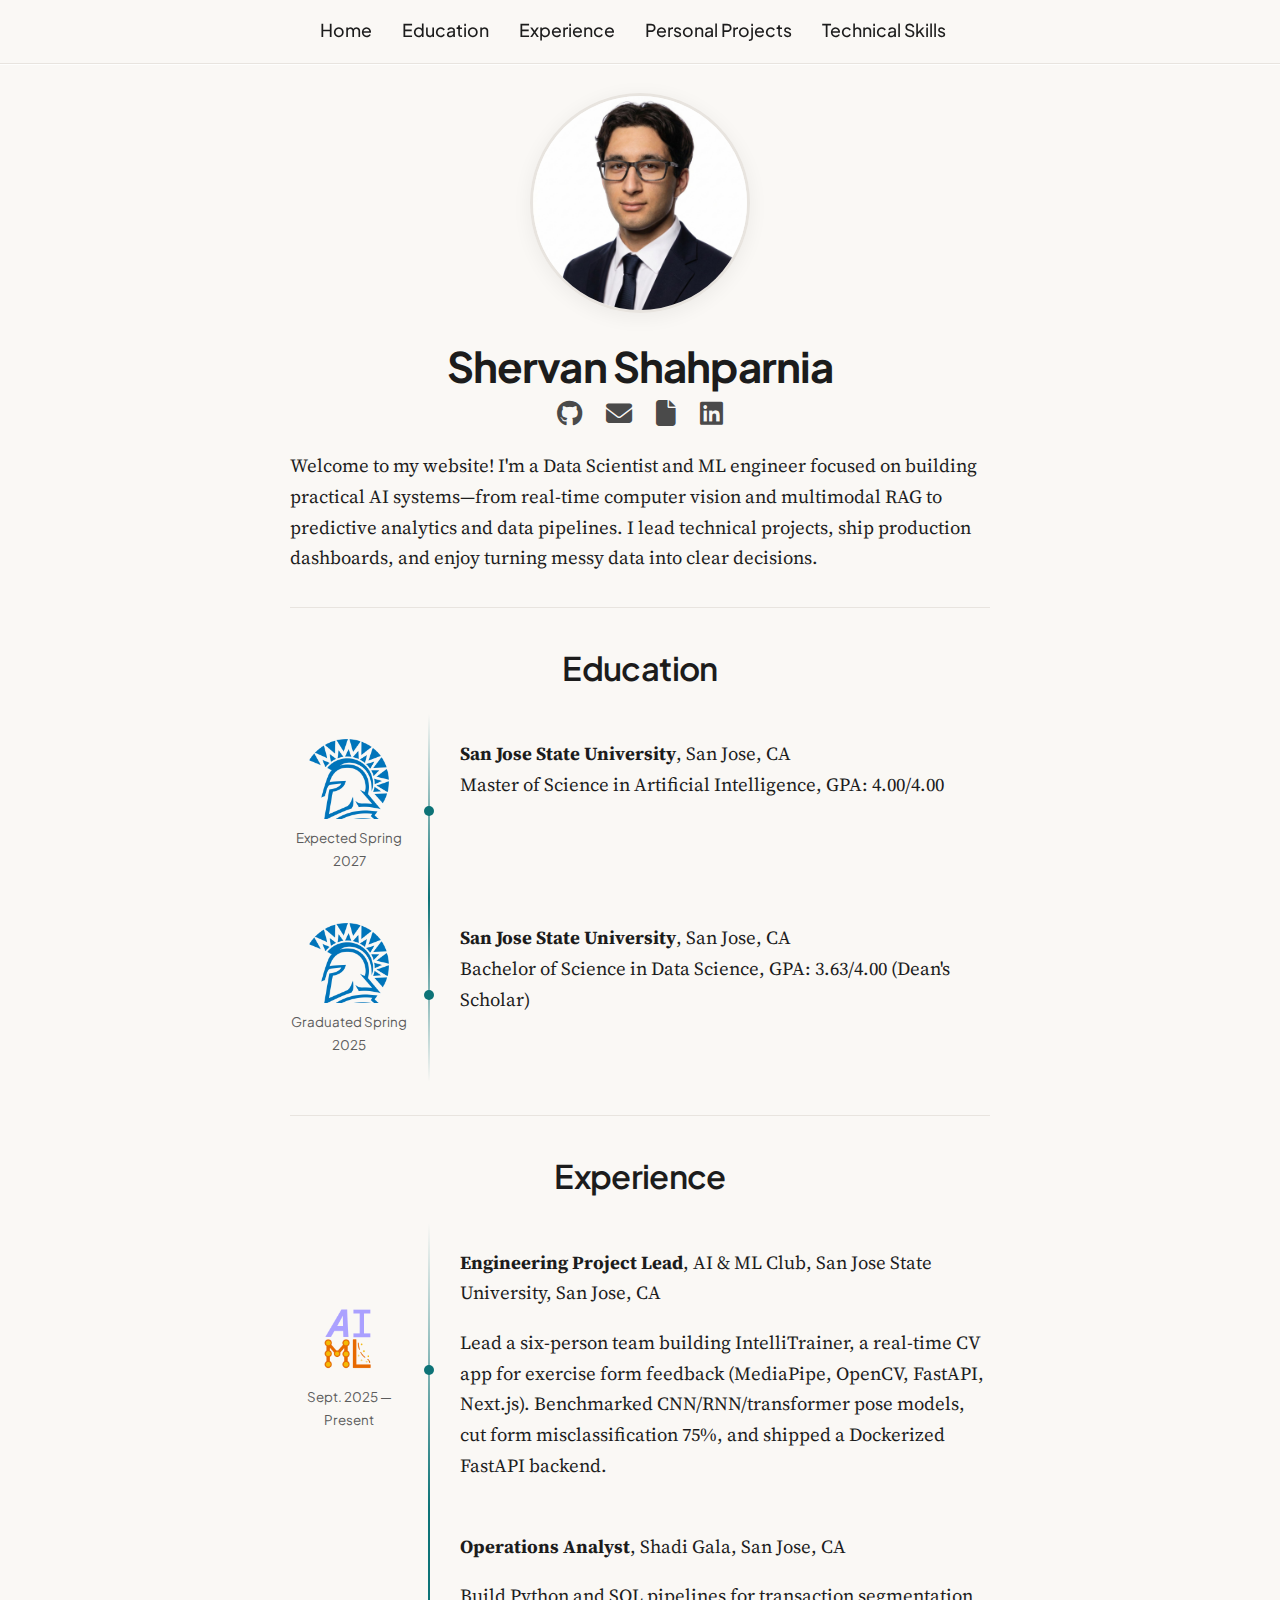
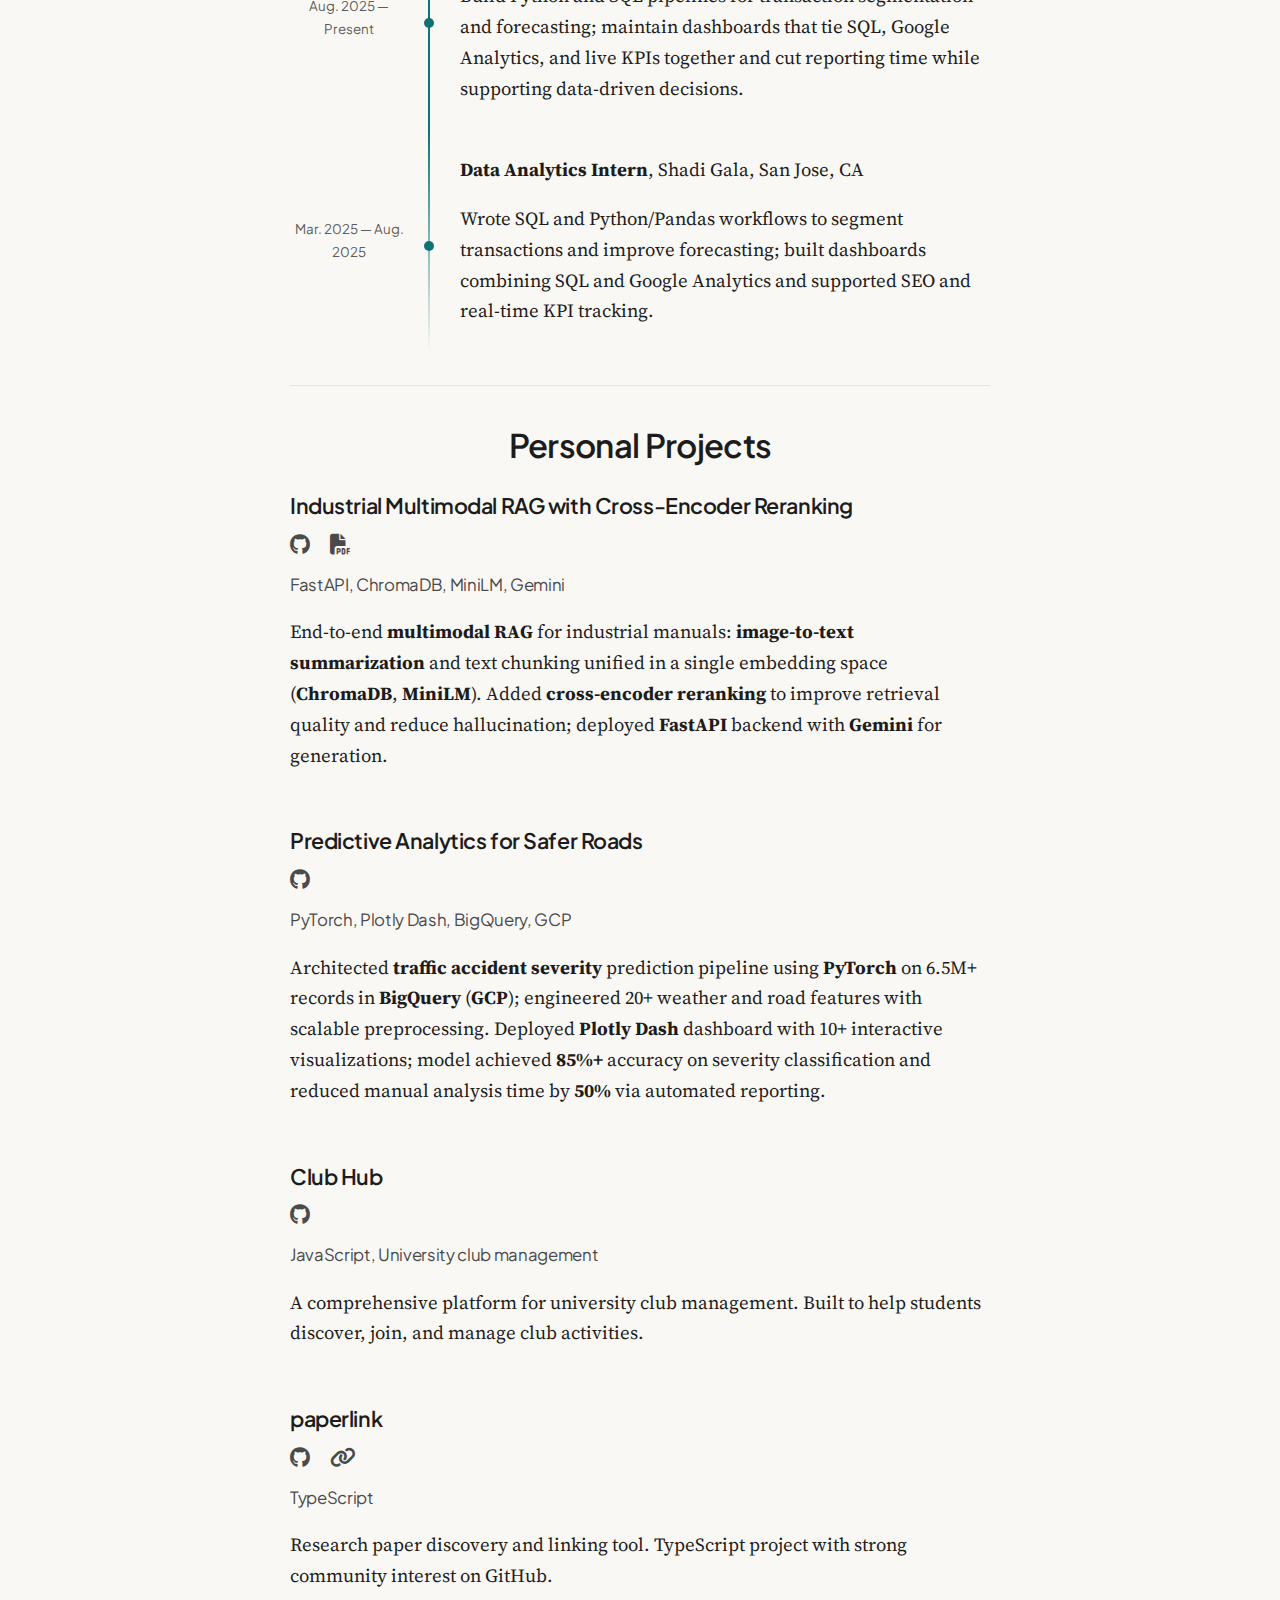
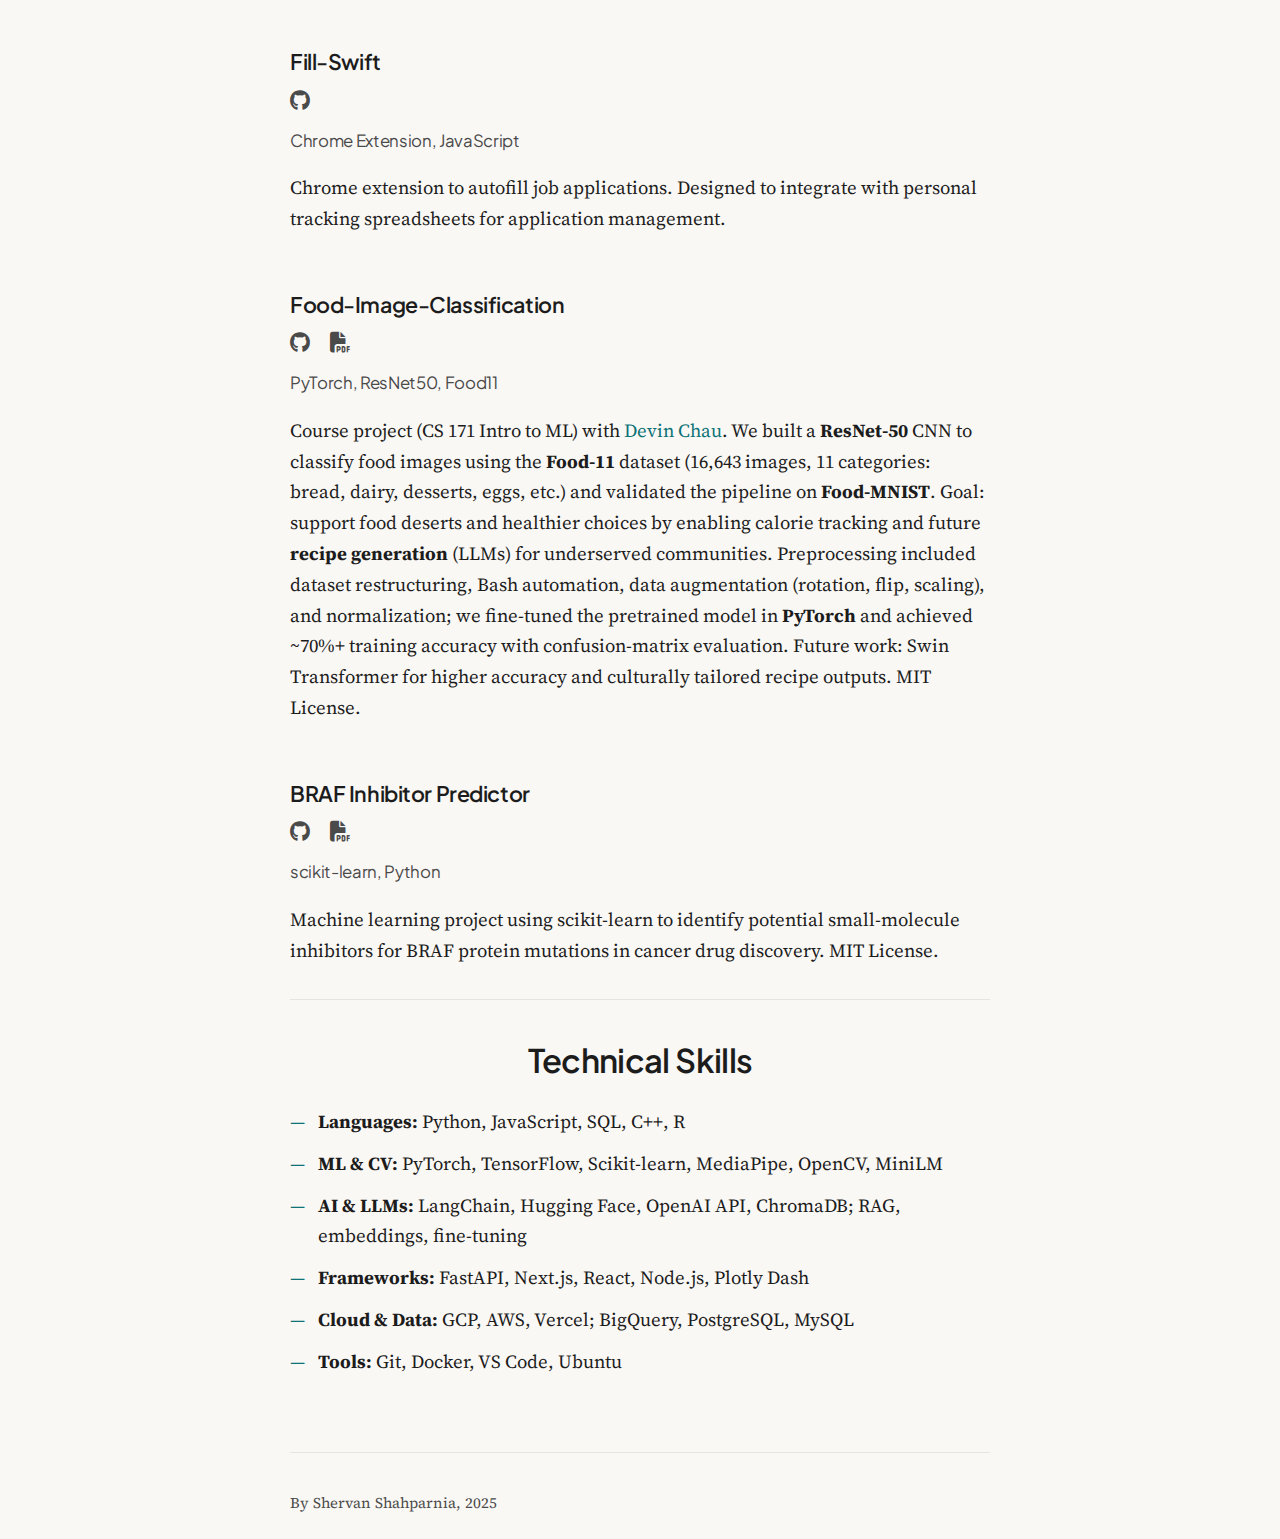
<file: index.html>
<!DOCTYPE html>
<html lang="en">

<head>
    <meta charset="UTF-8" />
    <meta name="viewport" content="width=device-width, initial-scale=1">
    <title>Shervan Shahparnia</title>
    <link rel="preconnect" href="https://fonts.googleapis.com">
    <link rel="preconnect" href="https://fonts.gstatic.com" crossorigin>
    <link href="https://fonts.googleapis.com/css2?family=Plus+Jakarta+Sans:wght@400;500;600;700&family=Source+Serif+4:ital,opsz,wght@0,8..60,400;0,8..60,600;0,8..60,700;1,8..60,400&display=swap" rel="stylesheet">
    <link href="https://cdnjs.cloudflare.com/ajax/libs/font-awesome/6.6.0/css/all.min.css" rel="stylesheet">
    <link rel="stylesheet" href="styles.css" />
</head>

<body>
    <div class="nav-div">
        <div class="nav-background">
            <nav class="nav-bar">
                <ul>
                    <li><a href="#sec-about">Home</a></li>
                    <li><a href="#sec-education">Education</a></li>
                    <li><a href="#sec-experience">Experience</a></li>
                    <li><a href="#sec-projects">Personal Projects</a></li>
                    <li><a href="#sec-skills">Technical Skills</a></li>
                </ul>
            </nav>
        </div>
    </div>
    <div class="page">
        <section id="sec-about">
            <figure class="headshot-figure">
                <img src="images/headshot.png" alt="Shervan Shahparnia" class="headshot" />
            </figure>
            <h1 class="my-name">Shervan Shahparnia</h1>
            <ul class="icons">
                <li><a href="https://github.com/SShahparnia" class="fa-brands fa-github" aria-label="GitHub"></a></li>
                <li><a href="mailto:shervan.shahparnia@gmail.com" class="fa fa-envelope" aria-label="Email"></a></li>
                <li><a href="files/Shervan_Shahparnia_Resume.pdf" class="fa fa-file" aria-label="Resume"></a></li>
                <li><a href="https://www.linkedin.com/in/shervan-shahparnia/" class="fa-brands fa-linkedin" aria-label="LinkedIn"></a></li>
            </ul>
            <p>
                Welcome to my website!
                I'm a Data Scientist and ML engineer focused on building practical AI systems—from real-time computer vision and multimodal RAG to predictive analytics and data pipelines.
                I lead technical projects, ship production dashboards, and enjoy turning messy data into clear decisions.
            </p>
        </section>

        <section id="sec-education">
            <h2>Education</h2>
            <div class="row-experience">
                <div class="timespan">
                    <div>
                        <img src="images/sjsu-logo.png" alt="SJSU Spartan Logo" class="logo-img experience-logo" />
                        <span class="timespan-text">Expected Spring 2027</span>
                    </div>
                </div>
                <div class="experience-desc">
                    <strong>San Jose State University</strong>, San Jose, CA<br>
                    Master of Science in Artificial Intelligence, GPA: 4.00/4.00
                </div>
            </div>
            <div class="row-experience">
                <div class="timespan">
                    <div>
                        <img src="images/sjsu-logo.png" alt="SJSU Spartan Logo" class="logo-img experience-logo" />
                        <span class="timespan-text">Graduated Spring 2025</span>
                    </div>
                </div>
                <div class="experience-desc">
                    <strong>San Jose State University</strong>, San Jose, CA<br>
                    Bachelor of Science in Data Science, GPA: 3.63/4.00 (Dean's Scholar)
                </div>
            </div>
        </section>

        <section id="sec-experience">
            <h2>Experience</h2>
            <div class="row-experience">
                <div class="timespan">
                    <div>
                        <img src="images/ai-ml-logo.png" alt="AI/ML Club Logo" class="logo-img experience-logo" />
                        <time datetime="2025-09">Sept. 2025 — Present</time>
                    </div>
                </div>
                <div class="experience-desc">
                    <strong>Engineering Project Lead</strong>, AI &amp; ML Club, San Jose State University, San Jose, CA
                    <p>Lead a six-person team building IntelliTrainer, a real-time CV app for exercise form feedback (MediaPipe, OpenCV, FastAPI, Next.js). Benchmarked CNN/RNN/transformer pose models, cut form misclassification 75%, and shipped a Dockerized FastAPI backend.</p>
                </div>
            </div>
            <div class="row-experience">
                <div class="timespan">
                    <div>
                        <time datetime="2025-08">Aug. 2025 — Present</time>
                    </div>
                </div>
                <div class="experience-desc">
                    <strong>Operations Analyst</strong>, Shadi Gala, San Jose, CA
                    <p>Build Python and SQL pipelines for transaction segmentation and forecasting; maintain dashboards that tie SQL, Google Analytics, and live KPIs together and cut reporting time while supporting data-driven decisions.</p>
                </div>
            </div>
            <div class="row-experience">
                <div class="timespan">
                    <div>
                        <time datetime="2025-03">Mar. 2025 — Aug. 2025</time>
                    </div>
                </div>
                <div class="experience-desc">
                    <strong>Data Analytics Intern</strong>, Shadi Gala, San Jose, CA
                    <p>Wrote SQL and Python/Pandas workflows to segment transactions and improve forecasting; built dashboards combining SQL and Google Analytics and supported SEO and real-time KPI tracking.</p>
                </div>
            </div>
        </section>

        <section id="sec-projects">
            <h2>Personal Projects</h2>
            <div class="row-publication">
                <div class="publication-header">
                    <div class="pub-meta" style="margin-left: 0;">
                        <div>
                            <h3 class="paper-title">Industrial Multimodal RAG with Cross-Encoder Reranking</h3>
                            <ul>
                                <li><a href="https://github.com/SShahparnia/multimodal_rag" class="fa-brands fa-github" aria-label="GitHub repo"></a></li>
                                <li><a href="files/MMRAG.pdf" class="fa-solid fa-file-pdf" aria-label="Report PDF"></a></li>
                            </ul>
                            <h4 class="paper-journal">FastAPI, ChromaDB, MiniLM, Gemini</h4>
                        </div>
                    </div>
                </div>
                <div class="publication-summary">
                    End-to-end <strong>multimodal RAG</strong> for industrial manuals: <strong>image-to-text summarization</strong> and text chunking unified in a single embedding space (<strong>ChromaDB</strong>, <strong>MiniLM</strong>).
                    Added <strong>cross-encoder reranking</strong> to improve retrieval quality and reduce hallucination; deployed <strong>FastAPI</strong> backend with <strong>Gemini</strong> for generation.
                </div>
            </div>
            <div class="row-publication">
                <div class="publication-header">
                    <div class="pub-meta" style="margin-left: 0;">
                        <div>
                            <h3 class="paper-title">Predictive Analytics for Safer Roads</h3>
                            <ul>
                                <li><a href="https://github.com/SShahparnia/traffic-analysis" class="fa-brands fa-github" aria-label="GitHub repo"></a></li>
                            </ul>
                            <h4 class="paper-journal">PyTorch, Plotly Dash, BigQuery, GCP</h4>
                        </div>
                    </div>
                </div>
                <div class="publication-summary">
                    Architected <strong>traffic accident severity</strong> prediction pipeline using <strong>PyTorch</strong> on 6.5M+ records in <strong>BigQuery</strong> (<strong>GCP</strong>); engineered 20+ weather and road features with scalable preprocessing.
                    Deployed <strong>Plotly Dash</strong> dashboard with 10+ interactive visualizations; model achieved <strong>85%+</strong> accuracy on severity classification and reduced manual analysis time by <strong>50%</strong> via automated reporting.
                </div>
            </div>
            <div class="row-publication">
                <div class="publication-header">
                    <div class="pub-meta" style="margin-left: 0;">
                        <div>
                            <h3 class="paper-title">Club Hub</h3>
                            <ul>
                                <li><a href="https://github.com/SShahparnia/Club-Hub" class="fa-brands fa-github" aria-label="GitHub repo"></a></li>
                            </ul>
                            <h4 class="paper-journal">JavaScript, University club management</h4>
                        </div>
                    </div>
                </div>
                <div class="publication-summary">
                    A comprehensive platform for university club management. Built to help students discover, join, and manage club activities.
                </div>
            </div>
            <div class="row-publication">
                <div class="publication-header">
                    <div class="pub-meta" style="margin-left: 0;">
                        <div>
                            <h3 class="paper-title">paperlink</h3>
                            <ul>
                                <li><a href="https://github.com/SShahparnia/paperlink" class="fa-brands fa-github" aria-label="GitHub repo"></a></li>
                                <li><a href="https://devpost.com/software/paperlink" class="fa-solid fa-link" aria-label="Devpost"></a></li>
                            </ul>
                            <h4 class="paper-journal">TypeScript</h4>
                        </div>
                    </div>
                </div>
                <div class="publication-summary">
                    Research paper discovery and linking tool. TypeScript project with strong community interest on GitHub.
                </div>
            </div>
            <div class="row-publication">
                <div class="publication-header">
                    <div class="pub-meta" style="margin-left: 0;">
                        <div>
                            <h3 class="paper-title">Fill-Swift</h3>
                            <ul>
                                <li><a href="https://github.com/SShahparnia/Fill-Swift" class="fa-brands fa-github" aria-label="GitHub repo"></a></li>
                            </ul>
                            <h4 class="paper-journal">Chrome Extension, JavaScript</h4>
                        </div>
                    </div>
                </div>
                <div class="publication-summary">
                    Chrome extension to autofill job applications. Designed to integrate with personal tracking spreadsheets for application management.
                </div>
            </div>
            <div class="row-publication">
                <div class="publication-header">
                    <div class="pub-meta" style="margin-left: 0;">
                        <div>
                            <h3 class="paper-title">Food-Image-Classification</h3>
                            <ul>
                                <li><a href="https://github.com/SShahparnia/Food-Image-Classification" class="fa-brands fa-github" aria-label="GitHub repo"></a></li>
                                <li><a href="files/food-image.pdf" class="fa-solid fa-file-pdf" aria-label="Report PDF"></a></li>
                            </ul>
                            <h4 class="paper-journal">PyTorch, ResNet50, Food11</h4>
                        </div>
                    </div>
                </div>
                <div class="publication-summary">
                    Course project (CS 171 Intro to ML) with <a href="https://www.linkedin.com/in/devin-chau-66b5b2208/" target="_blank" rel="noopener noreferrer">Devin Chau</a>. We built a <strong>ResNet-50</strong> CNN to classify food images using the <strong>Food-11</strong> dataset (16,643 images, 11 categories: bread, dairy, desserts, eggs, etc.) and validated the pipeline on <strong>Food-MNIST</strong>. Goal: support food deserts and healthier choices by enabling calorie tracking and future <strong>recipe generation</strong> (LLMs) for underserved communities. Preprocessing included dataset restructuring, Bash automation, data augmentation (rotation, flip, scaling), and normalization; we fine-tuned the pretrained model in <strong>PyTorch</strong> and achieved ~70%+ training accuracy with confusion-matrix evaluation. Future work: Swin Transformer for higher accuracy and culturally tailored recipe outputs. MIT License.
                </div>
            </div>
            <div class="row-publication">
                <div class="publication-header">
                    <div class="pub-meta" style="margin-left: 0;">
                        <div>
                            <h3 class="paper-title">BRAF Inhibitor Predictor</h3>
                            <ul>
                                <li><a href="https://github.com/SShahparnia/BRAF-Inhibitor-Predictor" class="fa-brands fa-github" aria-label="GitHub repo"></a></li>
                                <li><a href="files/BRAF_FINAL_REPORT.pdf" class="fa-solid fa-file-pdf" aria-label="Report PDF"></a></li>
                            </ul>
                            <h4 class="paper-journal">scikit-learn, Python</h4>
                        </div>
                    </div>
                </div>
                <div class="publication-summary">
                    Machine learning project using scikit-learn to identify potential small-molecule inhibitors for BRAF protein mutations in cancer drug discovery. MIT License.
                </div>
            </div>
        </section>

        <section id="sec-skills">
            <h2>Technical Skills</h2>
            <ul class="skills-list">
                <li><strong>Languages:</strong> Python, JavaScript, SQL, C++, R</li>
                <li><strong>ML &amp; CV:</strong> PyTorch, TensorFlow, Scikit-learn, MediaPipe, OpenCV, MiniLM</li>
                <li><strong>AI &amp; LLMs:</strong> LangChain, Hugging Face, OpenAI API, ChromaDB; RAG, embeddings, fine-tuning</li>
                <li><strong>Frameworks:</strong> FastAPI, Next.js, React, Node.js, Plotly Dash</li>
                <li><strong>Cloud &amp; Data:</strong> GCP, AWS, Vercel; BigQuery, PostgreSQL, MySQL</li>
                <li><strong>Tools:</strong> Git, Docker, VS Code, Ubuntu</li>
            </ul>
        </section>

        <footer class="website-footer">
            <p class="author">By Shervan Shahparnia, 2025</p>
        </footer>
    </div>
</body>

</html>
</file>
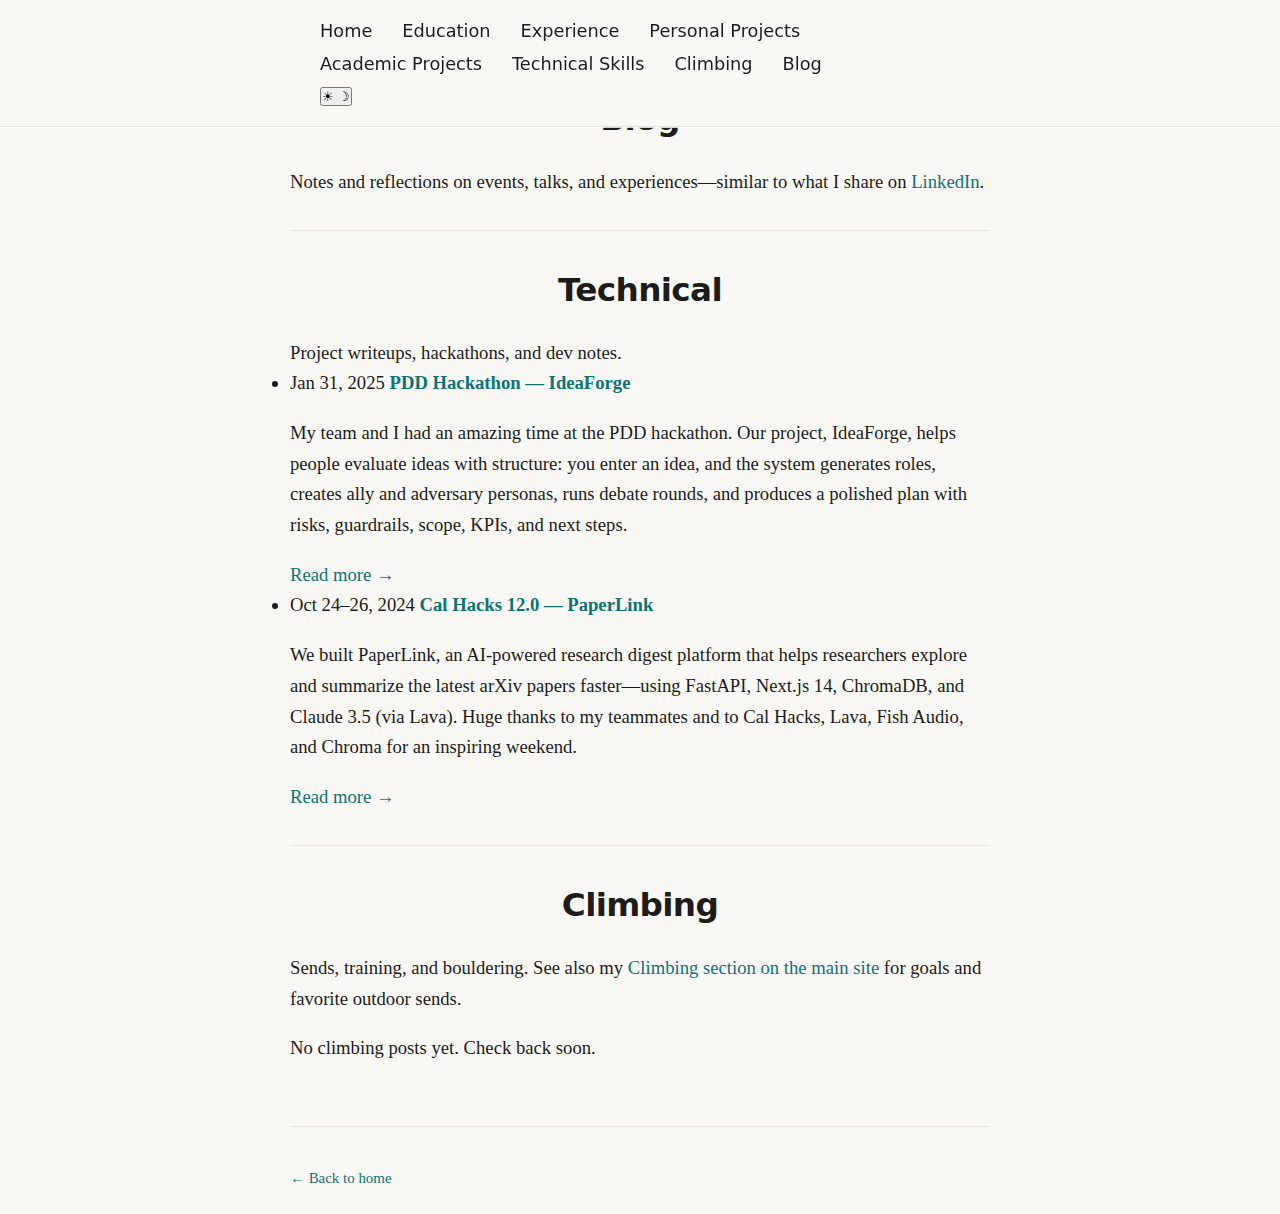
<file: blog/index.html>
<!DOCTYPE html>
<html lang="en">
<head>
    <meta charset="UTF-8" />
    <meta name="viewport" content="width=device-width, initial-scale=1">
    <title>Blog — Shervan Shahparnia</title>
    <link rel="preconnect" href="https://fonts.googleapis.com">
    <link rel="preconnect" href="https://fonts.gstatic.com" crossorigin>
    <link href="https://fonts.googleapis.com/css2?family=Source+Serif+Pro:ital,wght@0,400;0,600;0,700;1,400&display=swap" rel="stylesheet">
    <link href="https://cdnjs.cloudflare.com/ajax/libs/font-awesome/6.6.0/css/all.min.css" rel="stylesheet">
    <link rel="stylesheet" href="../styles.css" />
</head>
<body>
    <div class="nav-div">
        <div class="nav-background">
            <nav class="nav-bar">
                <ul>
                    <li><a href="../#sec-about">Home</a></li>
                    <li><a href="../#sec-education">Education</a></li>
                    <li><a href="../#sec-experience">Experience</a></li>
                    <li><a href="../#sec-projects">Personal Projects</a></li>
                    <li><a href="../#sec-academic-projects">Academic Projects</a></li>
                    <li><a href="../#sec-skills">Technical Skills</a></li>
                    <li><a href="../#sec-climbing">Climbing</a></li>
                    <li><a href="index.html">Blog</a></li>
                </ul>
                <button type="button" class="dark-mode-toggle" aria-label="Toggle dark mode" title="Toggle dark mode">
                    <span class="icon-sun" aria-hidden="true">☀</span>
                    <span class="icon-moon" aria-hidden="true">☽</span>
                </button>
            </nav>
        </div>
    </div>
    <div class="page">
        <section>
            <h2>Blog</h2>
            <p>Notes and reflections on events, talks, and experiences—similar to what I share on <a href="https://www.linkedin.com/in/shervan-shahparnia/">LinkedIn</a>.</p>
        </section>

        <section id="blog-technical">
            <h3>Technical</h3>
            <p>Project writeups, hackathons, and dev notes.</p>
            <ul class="blog-list">
                <li class="blog-entry">
                    <span class="blog-date">Jan 31, 2025</span>
                    <strong class="blog-title"><a href="pdd-hackathon-ideaforge.html">PDD Hackathon — IdeaForge</a></strong>
                    <p class="blog-excerpt">My team and I had an amazing time at the PDD hackathon. Our project, IdeaForge, helps people evaluate ideas with structure: you enter an idea, and the system generates roles, creates ally and adversary personas, runs debate rounds, and produces a polished plan with risks, guardrails, scope, KPIs, and next steps.</p>
                    <p class="blog-excerpt"><a href="pdd-hackathon-ideaforge.html">Read more →</a></p>
                </li>
                <li class="blog-entry">
                    <span class="blog-date">Oct 24–26, 2024</span>
                    <strong class="blog-title"><a href="cal-hacks-paperlink.html">Cal Hacks 12.0 — PaperLink</a></strong>
                    <p class="blog-excerpt">We built PaperLink, an AI-powered research digest platform that helps researchers explore and summarize the latest arXiv papers faster—using FastAPI, Next.js 14, ChromaDB, and Claude 3.5 (via Lava). Huge thanks to my teammates and to Cal Hacks, Lava, Fish Audio, and Chroma for an inspiring weekend.</p>
                    <p class="blog-excerpt"><a href="cal-hacks-paperlink.html">Read more →</a></p>
                </li>
            </ul>
        </section>

        <section id="blog-climbing">
            <h3>Climbing</h3>
            <p>Sends, training, and bouldering. See also my <a href="../#sec-climbing">Climbing section on the main site</a> for goals and favorite outdoor sends.</p>
            <p class="blog-empty-message">No climbing posts yet. Check back soon.</p>
        </section>
        <footer class="website-footer">
            <p class="author"><a href="../">← Back to home</a></p>
        </footer>
    </div>
    <script src="../script.js"></script>
</body>
</html>
</file>
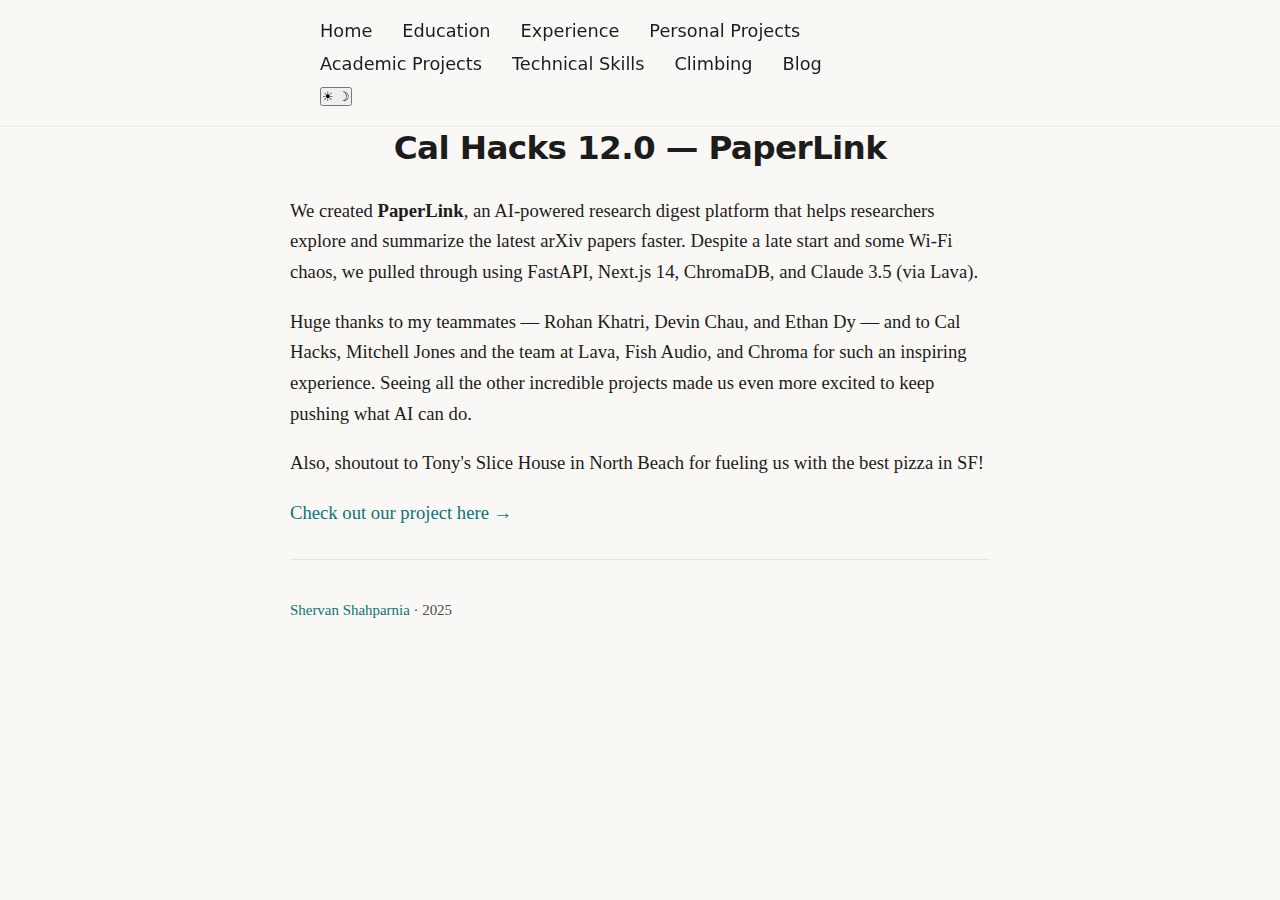
<file: blog/cal-hacks-paperlink.html>
<!DOCTYPE html>
<html lang="en">
<head>
    <meta charset="UTF-8" />
    <meta name="viewport" content="width=device-width, initial-scale=1">
    <title>Cal Hacks 12.0 — PaperLink — Shervan Shahparnia</title>
    <link rel="preconnect" href="https://fonts.googleapis.com">
    <link rel="preconnect" href="https://fonts.gstatic.com" crossorigin>
    <link href="https://fonts.googleapis.com/css2?family=Source+Serif+Pro:ital,wght@0,400;0,600;0,700;1,400&display=swap" rel="stylesheet">
    <link href="https://cdnjs.cloudflare.com/ajax/libs/font-awesome/6.6.0/css/all.min.css" rel="stylesheet">
    <link rel="stylesheet" href="../styles.css" />
</head>
<body>
    <div class="nav-div">
        <div class="nav-background">
            <nav class="nav-bar">
                <ul>
                    <li><a href="../#sec-about">Home</a></li>
                    <li><a href="../#sec-education">Education</a></li>
                    <li><a href="../#sec-experience">Experience</a></li>
                    <li><a href="../#sec-projects">Personal Projects</a></li>
                    <li><a href="../#sec-academic-projects">Academic Projects</a></li>
                    <li><a href="../#sec-skills">Technical Skills</a></li>
                    <li><a href="../#sec-climbing">Climbing</a></li>
                    <li><a href="index.html">Blog</a></li>
                </ul>
                <button type="button" class="dark-mode-toggle" aria-label="Toggle dark mode" title="Toggle dark mode">
                    <span class="icon-sun" aria-hidden="true">☀</span>
                    <span class="icon-moon" aria-hidden="true">☽</span>
                </button>
            </nav>
        </div>
    </div>
    <div class="page">
        <article class="blog-post">
            <p class="blog-back"><a href="index.html">← Back to Blog</a></p>
            <span class="blog-date">Oct 24–26, 2024</span>
            <h1 class="blog-post-title">Cal Hacks 12.0 — PaperLink</h1>
            <div class="blog-post-body">
                <p>We created <strong>PaperLink</strong>, an AI-powered research digest platform that helps researchers explore and summarize the latest arXiv papers faster. Despite a late start and some Wi‑Fi chaos, we pulled through using FastAPI, Next.js 14, ChromaDB, and Claude 3.5 (via Lava).</p>
                <p>Huge thanks to my teammates — Rohan Khatri, Devin Chau, and Ethan Dy — and to Cal Hacks, Mitchell Jones and the team at Lava, Fish Audio, and Chroma for such an inspiring experience. Seeing all the other incredible projects made us even more excited to keep pushing what AI can do.</p>
                <p>Also, shoutout to Tony's Slice House in North Beach for fueling us with the best pizza in SF!</p>
                <p><a href="https://lnkd.in/ggXfiH82" target="_blank" rel="noopener noreferrer">Check out our project here →</a></p>
            </div>
        </article>
        <footer class="website-footer">
            <p class="author"><a href="../">Shervan Shahparnia</a> · 2025</p>
        </footer>
    </div>
    <script src="../script.js"></script>
</body>
</html>
</file>
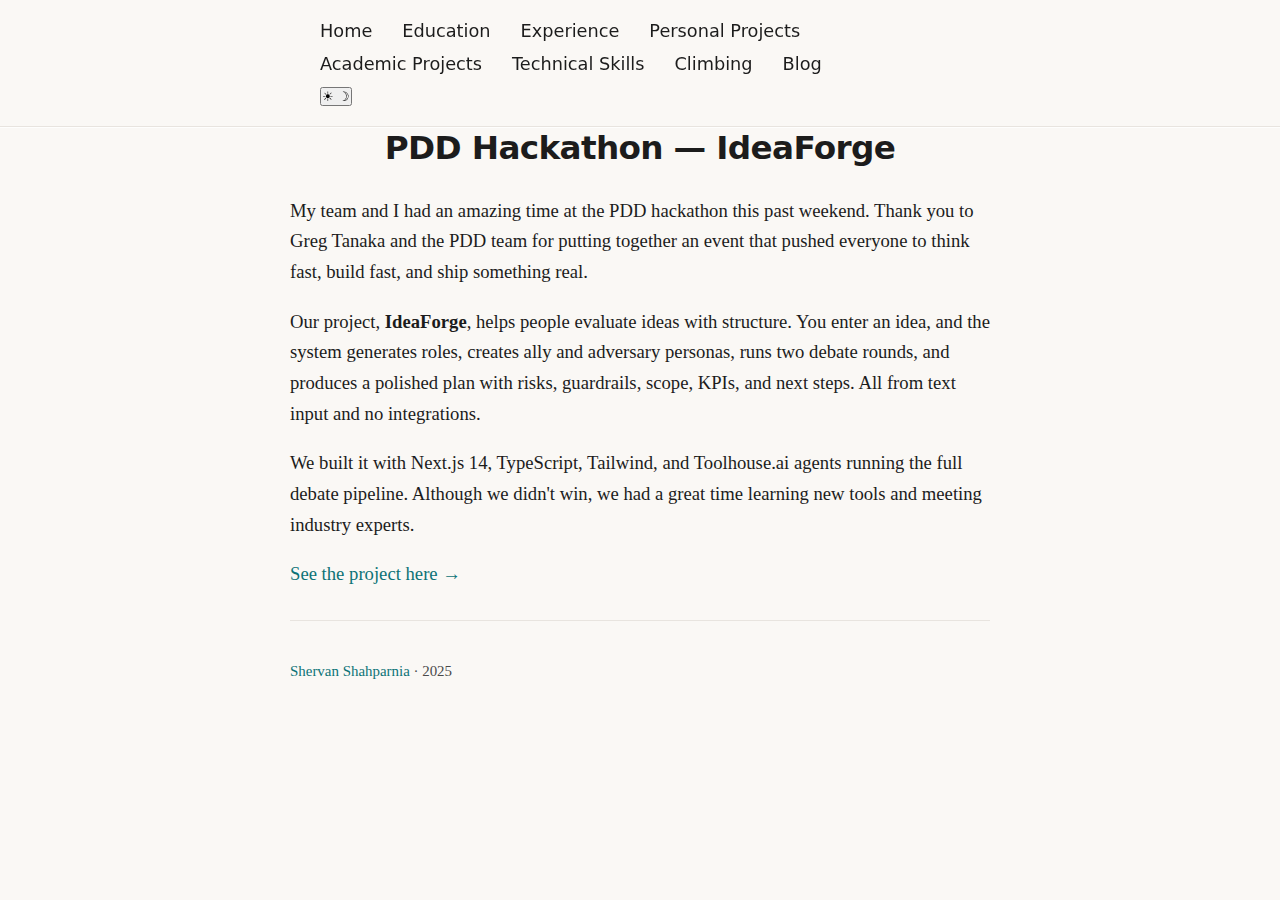
<file: blog/pdd-hackathon-ideaforge.html>
<!DOCTYPE html>
<html lang="en">
<head>
    <meta charset="UTF-8" />
    <meta name="viewport" content="width=device-width, initial-scale=1">
    <title>PDD Hackathon — IdeaForge — Shervan Shahparnia</title>
    <link rel="preconnect" href="https://fonts.googleapis.com">
    <link rel="preconnect" href="https://fonts.gstatic.com" crossorigin>
    <link href="https://fonts.googleapis.com/css2?family=Source+Serif+Pro:ital,wght@0,400;0,600;0,700;1,400&display=swap" rel="stylesheet">
    <link href="https://cdnjs.cloudflare.com/ajax/libs/font-awesome/6.6.0/css/all.min.css" rel="stylesheet">
    <link rel="stylesheet" href="../styles.css" />
</head>
<body>
    <div class="nav-div">
        <div class="nav-background">
            <nav class="nav-bar">
                <ul>
                    <li><a href="../#sec-about">Home</a></li>
                    <li><a href="../#sec-education">Education</a></li>
                    <li><a href="../#sec-experience">Experience</a></li>
                    <li><a href="../#sec-projects">Personal Projects</a></li>
                    <li><a href="../#sec-academic-projects">Academic Projects</a></li>
                    <li><a href="../#sec-skills">Technical Skills</a></li>
                    <li><a href="../#sec-climbing">Climbing</a></li>
                    <li><a href="index.html">Blog</a></li>
                </ul>
                <button type="button" class="dark-mode-toggle" aria-label="Toggle dark mode" title="Toggle dark mode">
                    <span class="icon-sun" aria-hidden="true">☀</span>
                    <span class="icon-moon" aria-hidden="true">☽</span>
                </button>
            </nav>
        </div>
    </div>
    <div class="page">
        <article class="blog-post">
            <p class="blog-back"><a href="index.html">← Back to Blog</a></p>
            <span class="blog-date">Jan 31, 2025</span>
            <h1 class="blog-post-title">PDD Hackathon — IdeaForge</h1>
            <div class="blog-post-body">
                <p>My team and I had an amazing time at the PDD hackathon this past weekend. Thank you to Greg Tanaka and the PDD team for putting together an event that pushed everyone to think fast, build fast, and ship something real.</p>
                <p>Our project, <strong>IdeaForge</strong>, helps people evaluate ideas with structure. You enter an idea, and the system generates roles, creates ally and adversary personas, runs two debate rounds, and produces a polished plan with risks, guardrails, scope, KPIs, and next steps. All from text input and no integrations.</p>
                <p>We built it with Next.js 14, TypeScript, Tailwind, and Toolhouse.ai agents running the full debate pipeline. Although we didn't win, we had a great time learning new tools and meeting industry experts.</p>
                <p><a href="https://lnkd.in/gKcvtmSR" target="_blank" rel="noopener noreferrer">See the project here →</a></p>
            </div>
        </article>
        <footer class="website-footer">
            <p class="author"><a href="../">Shervan Shahparnia</a> · 2025</p>
        </footer>
    </div>
    <script src="../script.js"></script>
</body>
</html>
</file>
<file: styles.css>
* {
  margin: 0;
  padding: 0;
  box-sizing: border-box;
}

:root {
  --bg-color: #faf8f5;
  --font-color: #1c1c1c;
  --font-muted: #4a4a4a;
  --navbar-link-color: #1c1c1c;
  --navbar-hover-link-color: #0d7377;
  --time-color: #5c5c5c;
  --link-color: #0d7377;
  --hover-link-color: #095c5f;
  --accent: #0d7377;
  --border-color: #e8e4df;
  --font-serif: "Source Serif 4", Georgia, serif;
  --font-sans: "Plus Jakarta Sans", system-ui, sans-serif;
}

html {
  font-size: 14pt;
  scroll-behavior: smooth;
}

body {
  background-color: var(--bg-color);
  color: var(--font-color);
  font-family: var(--font-serif);
  font-weight: 400;
  font-size: 1rem;
  line-height: 1.65;
}

a,
a:visited {
  text-decoration: none;
  color: var(--link-color);
}

a:hover,
a:visited:hover {
  color: var(--hover-link-color);
}

p {
  margin-bottom: 1rem;
}

p:first-of-type {
  margin-top: 1em;
}

p:last-of-type {
  margin-bottom: 0em;
}

section {
  border-top: 1px solid var(--border-color);
  padding-top: 1.75em;
  padding-bottom: 1.75em;
}

section:first-of-type {
  border-top-width: 0px;
}

.page {
  position: relative;
  max-width: 700px;
  margin: 0 auto;
  margin-top: 60px;
}

h1,
h2,
h3,
h4,
h5 {
  font-family: var(--font-sans);
  font-variant: normal;
  text-align: center;
  font-size: 1.75rem;
  font-weight: 600;
  margin-bottom: 20px;
  letter-spacing: -0.02em;
  color: var(--font-color);
}

.my-name {
  font-size: 2.25em;
  margin-top: 10px;
  margin-bottom: 0px;
  font-weight: 700;
}

.headshot-figure {
  display: flex;
  justify-content: center;
  margin: 0 0 1rem 0;
}

.headshot {
  width: 35%;
  max-width: 220px;
  border-radius: 50%;
  object-fit: cover;
  border: 3px solid var(--border-color);
  box-shadow: 0 4px 20px rgba(0, 0, 0, 0.06);
}

.icons {
  display: flex;
  justify-content: center;
  gap: 4px;
}

.icons li {
  padding-right: 20px;
  list-style: none;
}

.icons li:last-of-type {
  padding-right: 0px;
}

.icons li a {
  text-decoration: none;
  color: var(--font-muted);
  font-size: 1.4rem;
  transition: color 0.2s ease;
}

.icons li a:hover,
.icons li a:visited:hover {
  color: var(--accent);
}

.nav-div {
  z-index: 1;
  width: 100%;
  position: fixed;
  top: 0;
  left: 0;
}

.nav-background {
  z-index: 1;
  background-color: var(--bg-color);
  border-bottom: 1px solid var(--border-color);
  box-shadow: 0 1px 0 rgba(255, 255, 255, 0.8);
}

.nav-bar {
  padding-top: 12pt;
  padding-bottom: 12pt;
  padding-left: 20px;
  position: relative;
  max-width: 680px;
  margin: 0 auto;
}

.nav-bar ul {
  display: flex;
  flex-wrap: wrap;
  justify-content: left;
  gap: 2px;
}

.nav-bar li {
  list-style: none;
  padding-right: 28px;
}

.nav-bar li a,
.nav-bar li a:visited {
  text-decoration: none;
  color: var(--navbar-link-color);
  font-family: var(--font-sans);
  font-variant: normal;
  font-size: 0.95rem;
  font-weight: 500;
  transition: color 0.2s ease;
}

.nav-bar li a:hover,
.nav-bar li a:visited:hover {
  color: var(--accent);
}

.row-experience {
  display: flex;
}

.row-experience > * {
  padding-top: 25px;
  padding-bottom: 25px;
}

.timespan {
  font-size: 10pt;
  border-right: 2px solid var(--accent);
  width: 20%;
  min-width: 120px;
  text-align: center;
  position: relative;
  padding-right: 20px;
  display: flex;
  align-items: center;
  justify-content: center;
}

.timespan time {
  margin-top: 10px;
  color: var(--time-color);
  font-family: var(--font-sans);
}

.timespan .timespan-text {
  color: var(--time-color);
  margin-top: 10px;
  font-family: var(--font-sans);
}

.timespan:before {
  content: "";
  position: absolute;
  right: -6px;
  top: 50%;
  width: 10px;
  height: 10px;
  background-color: var(--accent);
  border-radius: 50%;
}

.row-experience:first-of-type .timespan {
  border-image: linear-gradient(to top, var(--accent), var(--bg-color)) 0 20 0 0;
  border-right-width: 2px;
  border-right-style: solid;
}

.row-experience:last-of-type .timespan {
  border-image: linear-gradient(to bottom, var(--accent), var(--bg-color)) 0 20 0 0;
  border-right-width: 2px;
  border-right-style: solid;
}

.experience-desc {
  margin-left: 20px;
  flex: 1;
  width: 80%;
  padding-left: 10px;
}

.experience-desc ul {
  margin: 0.5em 0 0 1.2em;
  padding: 0;
}

.experience-desc li {
  margin-bottom: 0.4em;
}

.logo-img {
  width: 100%;
}

.logo-img:hover {
  transform: scale(1.1);
}

.experience-logo {
  max-width: 80px;
  height: auto;
  margin: 0 auto 8px;
  display: block;
}

/* Projects */
.row-publication {
  margin-bottom: 3rem;
}

.row-publication:last-of-type {
  margin-bottom: 0rem;
}

.publication-header {
  display: flex;
  margin-bottom: 1rem;
}

.pub-img {
  width: 30%;
  flex: initial;
  align-items: center;
  justify-content: center;
}

.pub-img img {
  width: 100%;
}

.pub-meta {
  flex: 1;
  margin-left: 25px;
  display: flex;
  align-items: center;
}

.paper-title {
  font-size: 1.15rem;
  margin-bottom: 0.5em;
  line-height: 1.3;
  text-align: left;
  font-variant: normal;
  font-family: var(--font-sans);
  font-weight: 600;
  color: var(--font-color);
}

.paper-authors {
  font-variant: none;
  font-weight: normal;
  font-size: 0.9rem;
  margin-bottom: 0.5em;
  text-align: left;
}

.paper-journal {
  font-variant: none;
  font-weight: normal;
  text-align: left;
  font-size: 0.9rem;
  margin-bottom: 0px;
  color: var(--font-muted);
  font-family: var(--font-sans);
}

.publication-summary {
  margin-top: 0.5em;
  color: var(--font-color);
}

.pub-meta ul {
  display: flex;
  justify-content: left;
  margin-bottom: 0.5em;
}

.pub-meta ul li {
  list-style: none;
  padding-right: 20px;
}

.pub-meta ul li a {
  text-decoration: none;
  color: var(--font-muted);
  font-size: 1.1rem;
  transition: color 0.2s ease;
}

.pub-meta ul li a:hover,
.pub-meta ul li a:visited:hover {
  color: var(--accent);
}

/* Skills list */
.skills-list {
  list-style: none;
  margin-left: 0;
  padding-left: 0;
}

.skills-list li {
  margin-bottom: 0.6em;
  padding-left: 1.5em;
  position: relative;
}

.skills-list li:before {
  content: "—";
  position: absolute;
  left: 0;
  color: var(--accent);
}

.skills-list strong {
  font-variant: normal;
}

.website-footer {
  border-top: 1px solid var(--border-color);
  padding-top: 1.25rem;
  padding-bottom: 1.25rem;
  margin-top: 30px;
}

.website-footer .author {
  font-size: 0.8rem;
  color: var(--font-muted);
}

.footer-content {
  max-width: 680px;
  margin: 0 auto;
  display: flex;
  justify-content: space-between;
  flex-wrap: wrap;
  gap: 0.5em;
  padding-left: 20px;
  padding-right: 20px;
}

.footer-content a {
  text-decoration: none;
  color: var(--font-muted);
  font-size: 1rem;
  font-family: var(--font-sans);
  transition: color 0.2s ease;
}

.footer-content a:hover,
.footer-content a:visited:hover {
  color: var(--accent);
}

@media only screen and (max-width: 720px) {
  .page {
    padding-left: 26px;
    padding-right: 26px;
  }

  html {
    font-size: 12pt;
  }
}

@media only screen and (max-width: 500px) {
  .publication-header {
    flex-direction: column-reverse;
  }

  .pub-img {
    width: 60%;
    margin: 0 auto;
  }

  .pub-meta {
    width: 100%;
    margin-left: 0;
    margin-bottom: 1.5rem;
  }

  .page {
    margin-bottom: 70px;
  }

  .row-experience {
    flex-direction: column;
  }

  .timespan {
    width: 100%;
    min-width: 0;
    border-right: none;
    border-bottom: 2px solid var(--accent);
    padding-right: 0;
    padding-bottom: 10px;
    justify-content: flex-start;
  }

  .timespan:before {
    display: none;
  }

  .row-experience:first-of-type .timespan,
  .row-experience:last-of-type .timespan {
    border-image: none;
    border-right: none;
  }

  .experience-desc {
    margin-left: 0;
    width: 100%;
    padding-left: 0;
  }
}
</file>
